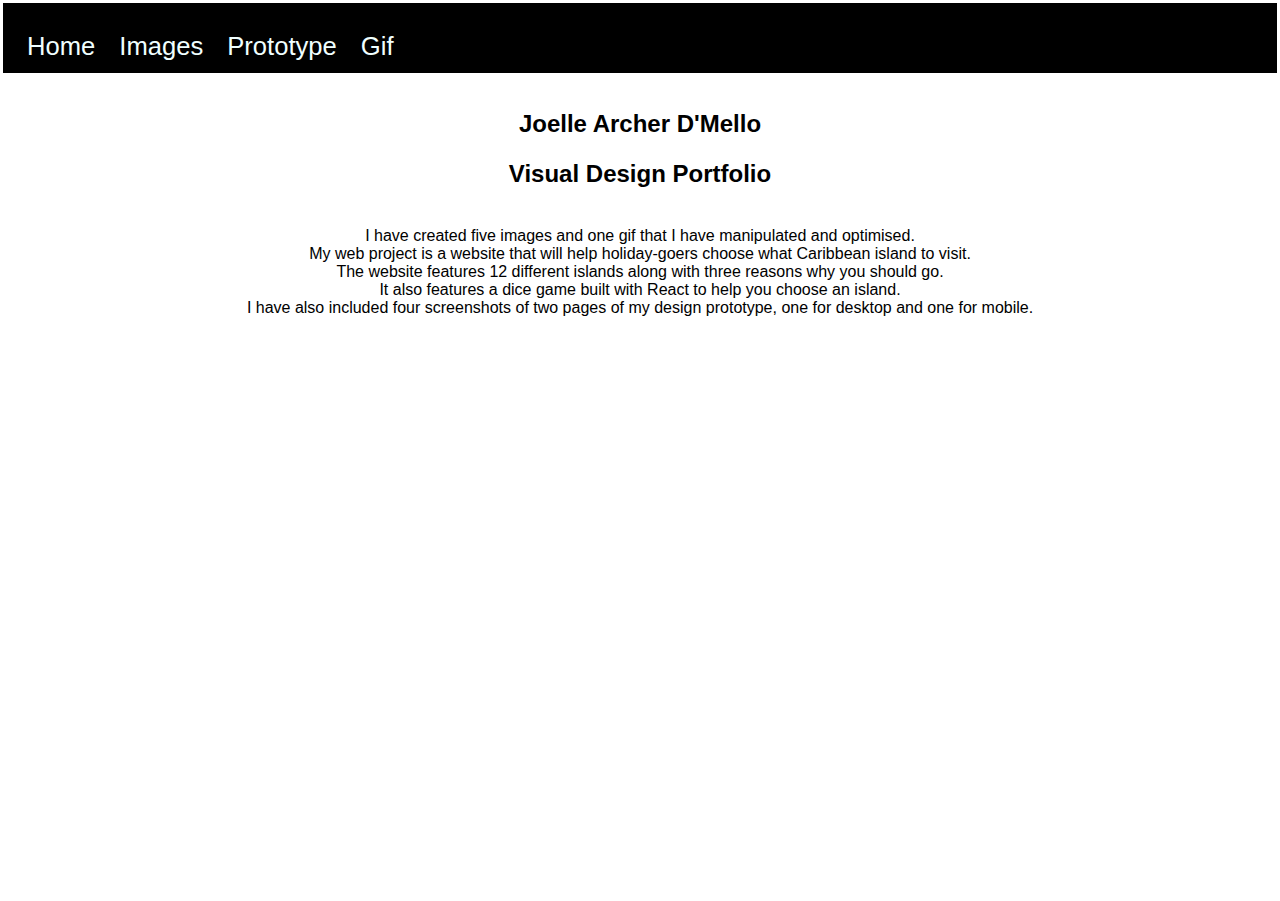
<file: index.html>
<!DOCTYPE html>
<html lang="en">
  <head>
    <meta charset="UTF-8" />
    <meta name="viewport" content="width=device-width, initial-scale=1.0" />
    <meta http-equiv="X-UA-Compatible" content="ie=edge" />
    <link rel="stylesheet" href="./css/styles.css" />

    <title>JAD Visual Design</title>
  </head>
  <body>
    <header>
      <nav class="main-nav">
        <ul>
          <li><a href="./index.html">Home</a></li>
          <li><a href="./images.html">Images</a></li>
          <li><a href="./prototype.html">Prototype</a></li>
          <li><a href="./gif.html">Gif</a></li>
        </ul>
      </nav>
    </header>
    <h2 class="main-title">Joelle Archer D'Mello</h2>
    <h2 class="main-title">Visual Design Portfolio</h2>

    <div class="image_text">
      <p>
        I have created five images and one gif that I have manipulated and
        optimised. <br />
        My web project is a website that will help holiday-goers choose what
        Caribbean island to visit. <br />
        The website features 12 different islands along with three reasons why
        you should go. <br />It also features a dice game built with React to
        help you choose an island. <br />
        I have also included four screenshots of two pages of my design
        prototype, one for desktop and one for mobile.
      </p>
    </div>
  </body>
</html>
</file>
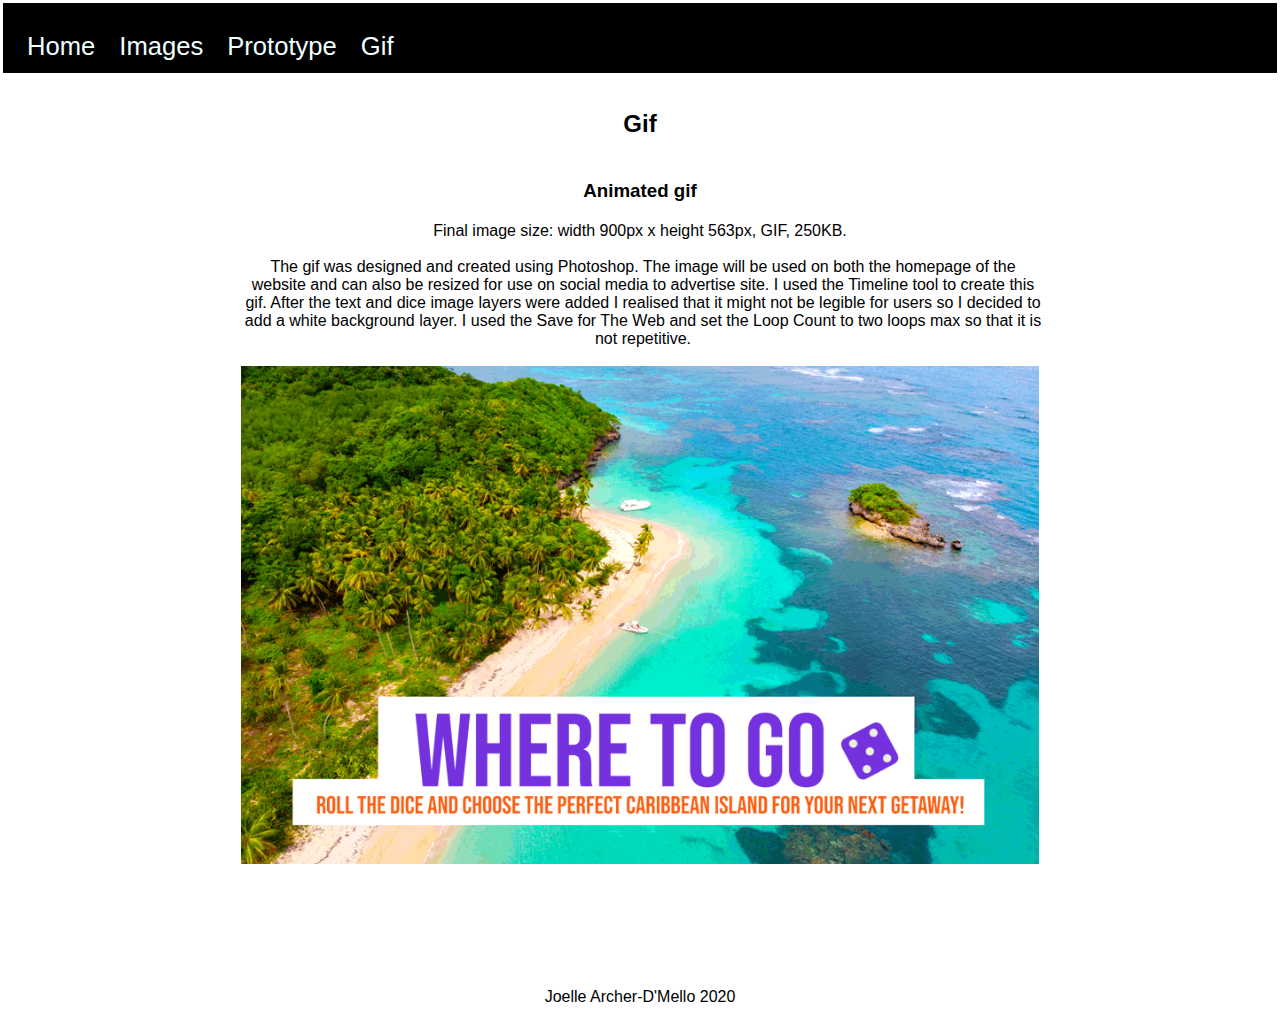
<file: gif.html>
<!DOCTYPE html>
<html lang="en">
  <head>
    <meta charset="UTF-8" />
    <meta name="viewport" content="width=device-width, initial-scale=1.0" />
    <meta http-equiv="X-UA-Compatible" content="ie=edge" />
    <link rel="stylesheet" href="./css/styles.css" />

    <title>JAD Gif</title>
  </head>
  <body>
    <header>
      <nav class="main-nav">
        <ul>
          <li><a href="./index.html">Home</a></li>
          <li><a href="./images.html">Images</a></li>
          <li><a href="./prototype.html">Prototype</a></li>
          <li><a href="./gif.html">Gif</a></li>
        </ul>
      </nav>
    </header>
    <h2 class="main-title">Gif</h2>

    <div class="gif-section">
      <h3 class="small_title">Animated gif</h3>
      <p>
        Final image size: width 900px x height 563px, GIF, 250KB.
      </p>

      <p class="gif-text">
        The gif was designed and created using Photoshop. The image will be used
        on both the homepage of the website and can also be resized for use on
        social media to advertise site. I used the Timeline tool to create this
        gif. After the text and dice image layers were added I realised that it
        might not be legible for users so I decided to add a white background
        layer. I used the Save for The Web and set the Loop Count to two loops
        max so that it is not repetitive.
      </p>
      <img
        class="image-gif"
        src="./images/home-image.gif"
        alt="dominican republic image with moving text and images overlaid"
      />
    </div>
    <footer>
      <p>Joelle Archer-D'Mello 2020</p>
    </footer>
  </body>
</html>
</file>
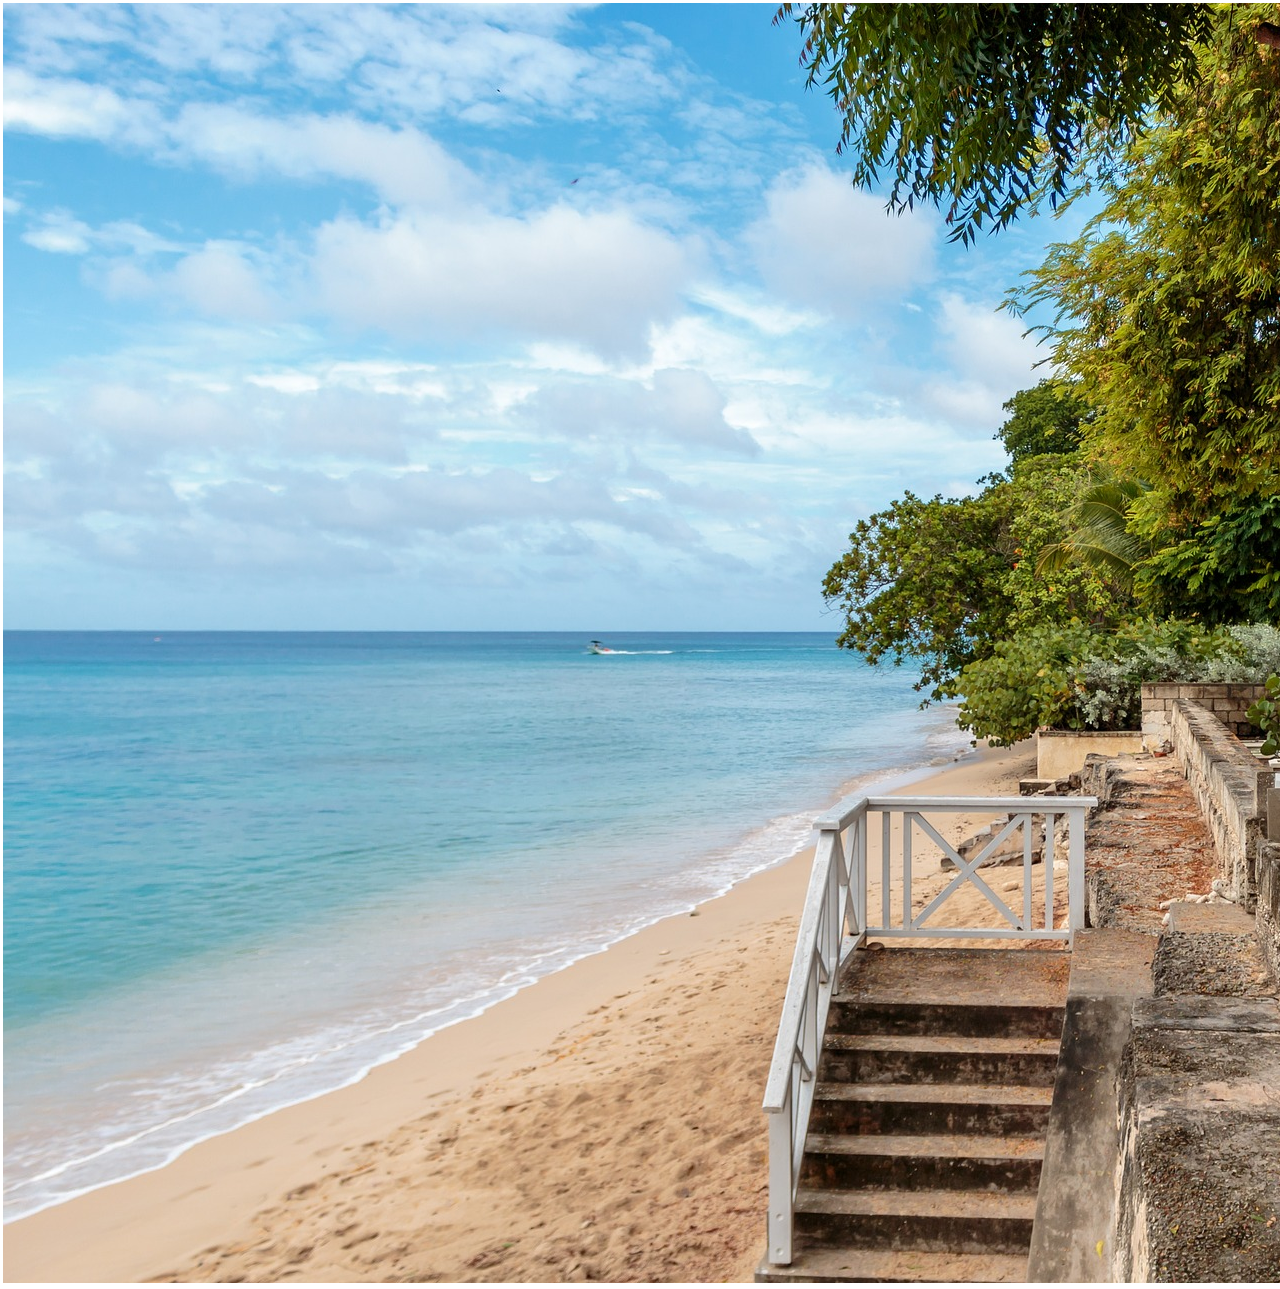
<file: original-image-2.html>
<!DOCTYPE html>
<html lang="en">
  <head>
    <meta charset="UTF-8" />
    <meta name="viewport" content="width=device-width, initial-scale=1.0" />
    <meta http-equiv="X-UA-Compatible" content="ie=edge" />
    <link rel="stylesheet" href="./css/styles.css" />

    <title>Original Image 2</title>
  </head>
  <body>
    <img src="./images/barbados_before.jpg" alt="barbadian beach" />
  </body>
</html>
</file>
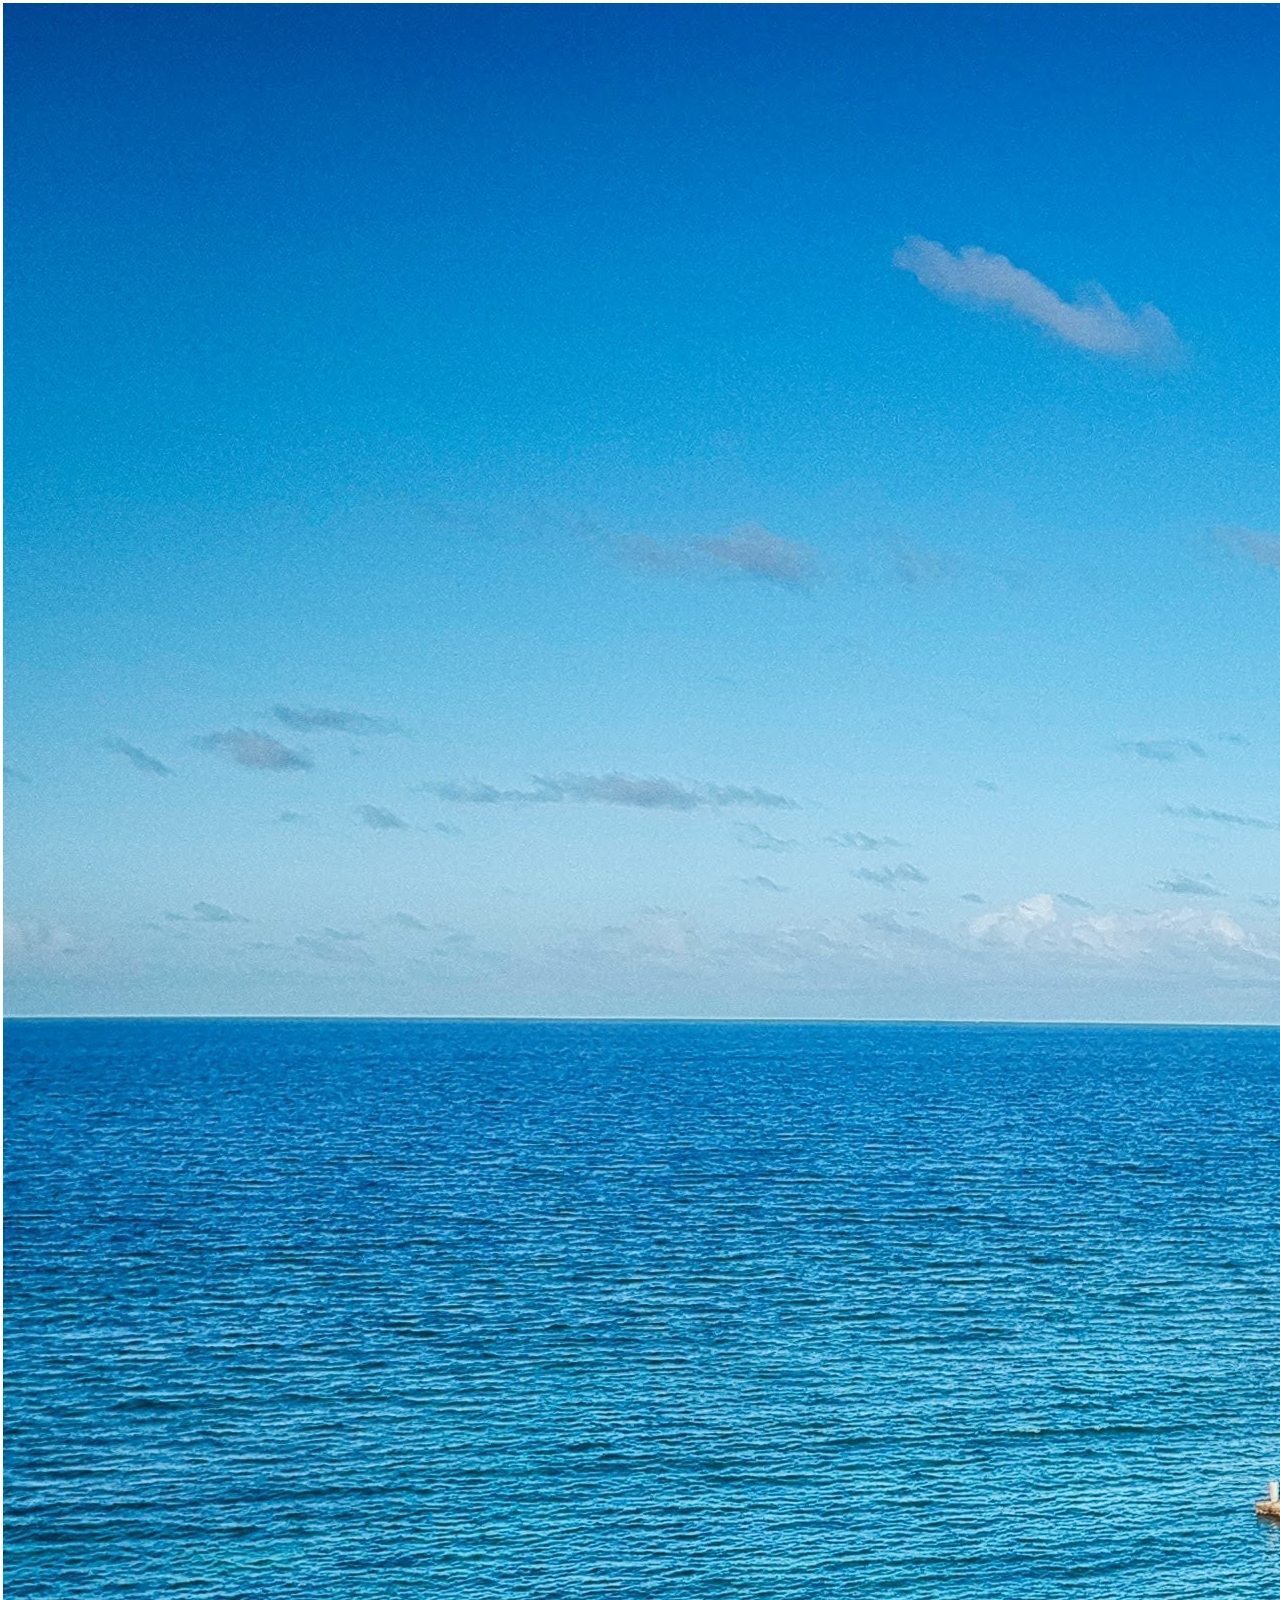
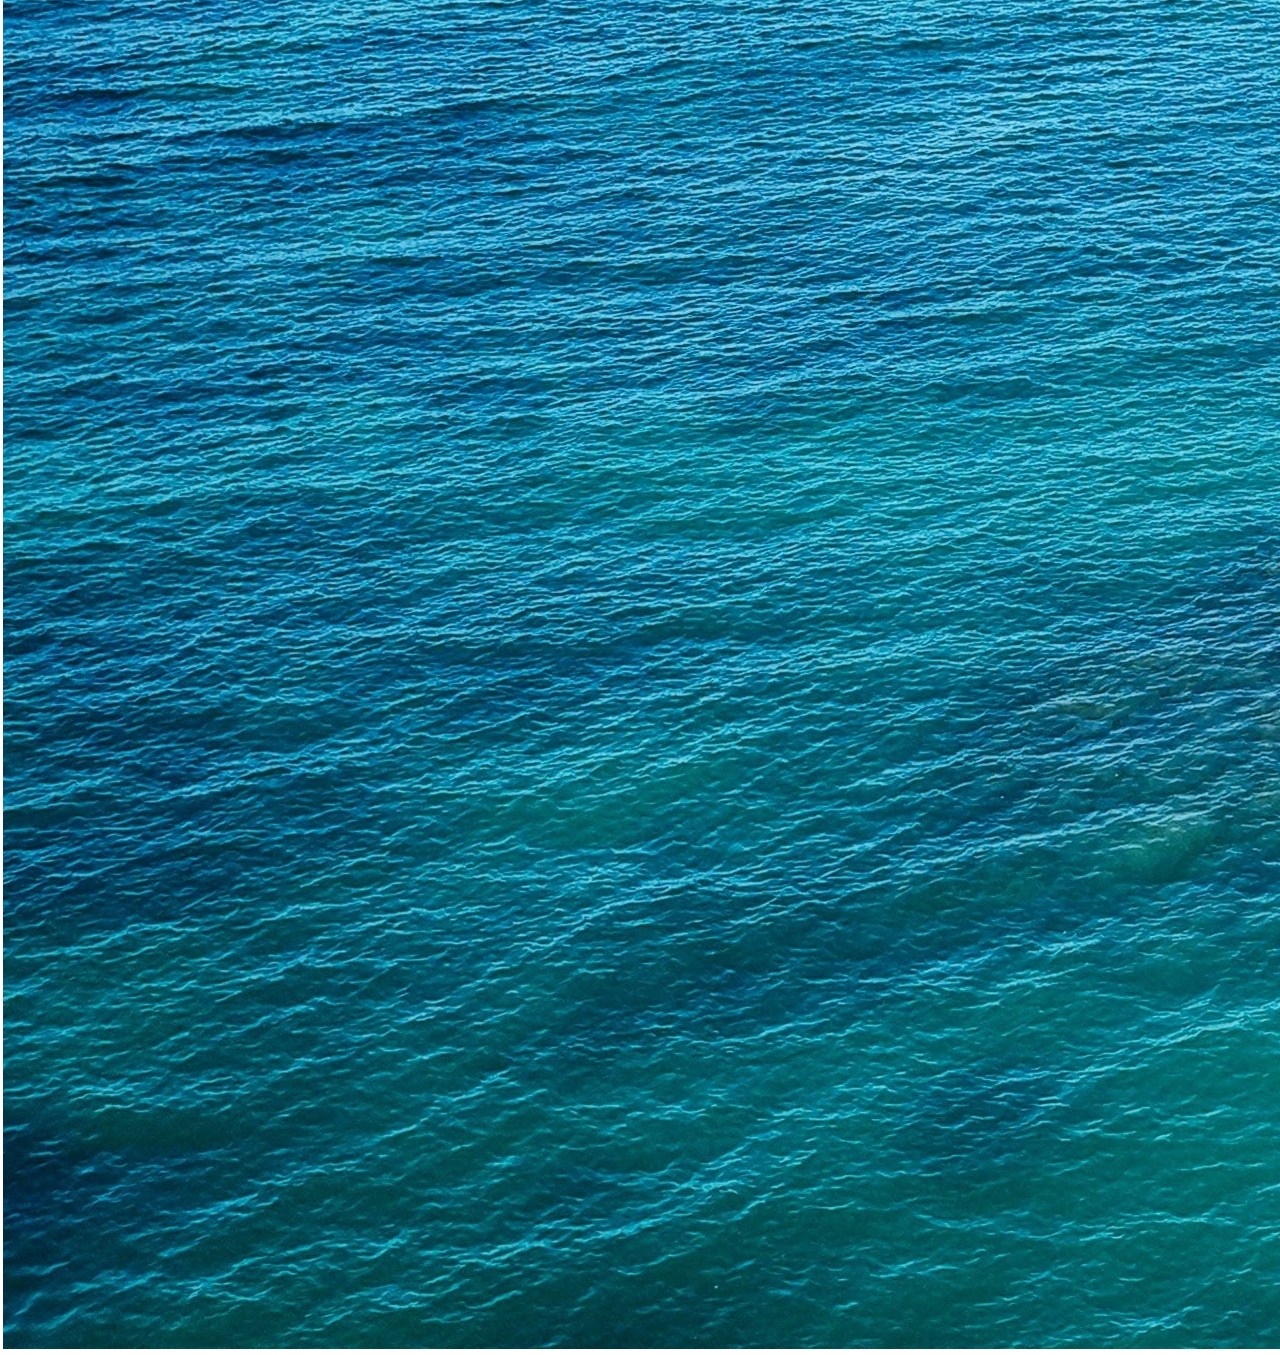
<file: original-image-3.html>
<!DOCTYPE html>
<html lang="en">
  <head>
    <meta charset="UTF-8" />
    <meta name="viewport" content="width=device-width, initial-scale=1.0" />
    <meta http-equiv="X-UA-Compatible" content="ie=edge" />
    <link rel="stylesheet" href="./css/styles.css" />

    <title>Original Image 1=3</title>
  </head>
  <body>
    <img src="./images/antigua_before.jpg" alt="antiguan beach" />
  </body>
</html>
</file>
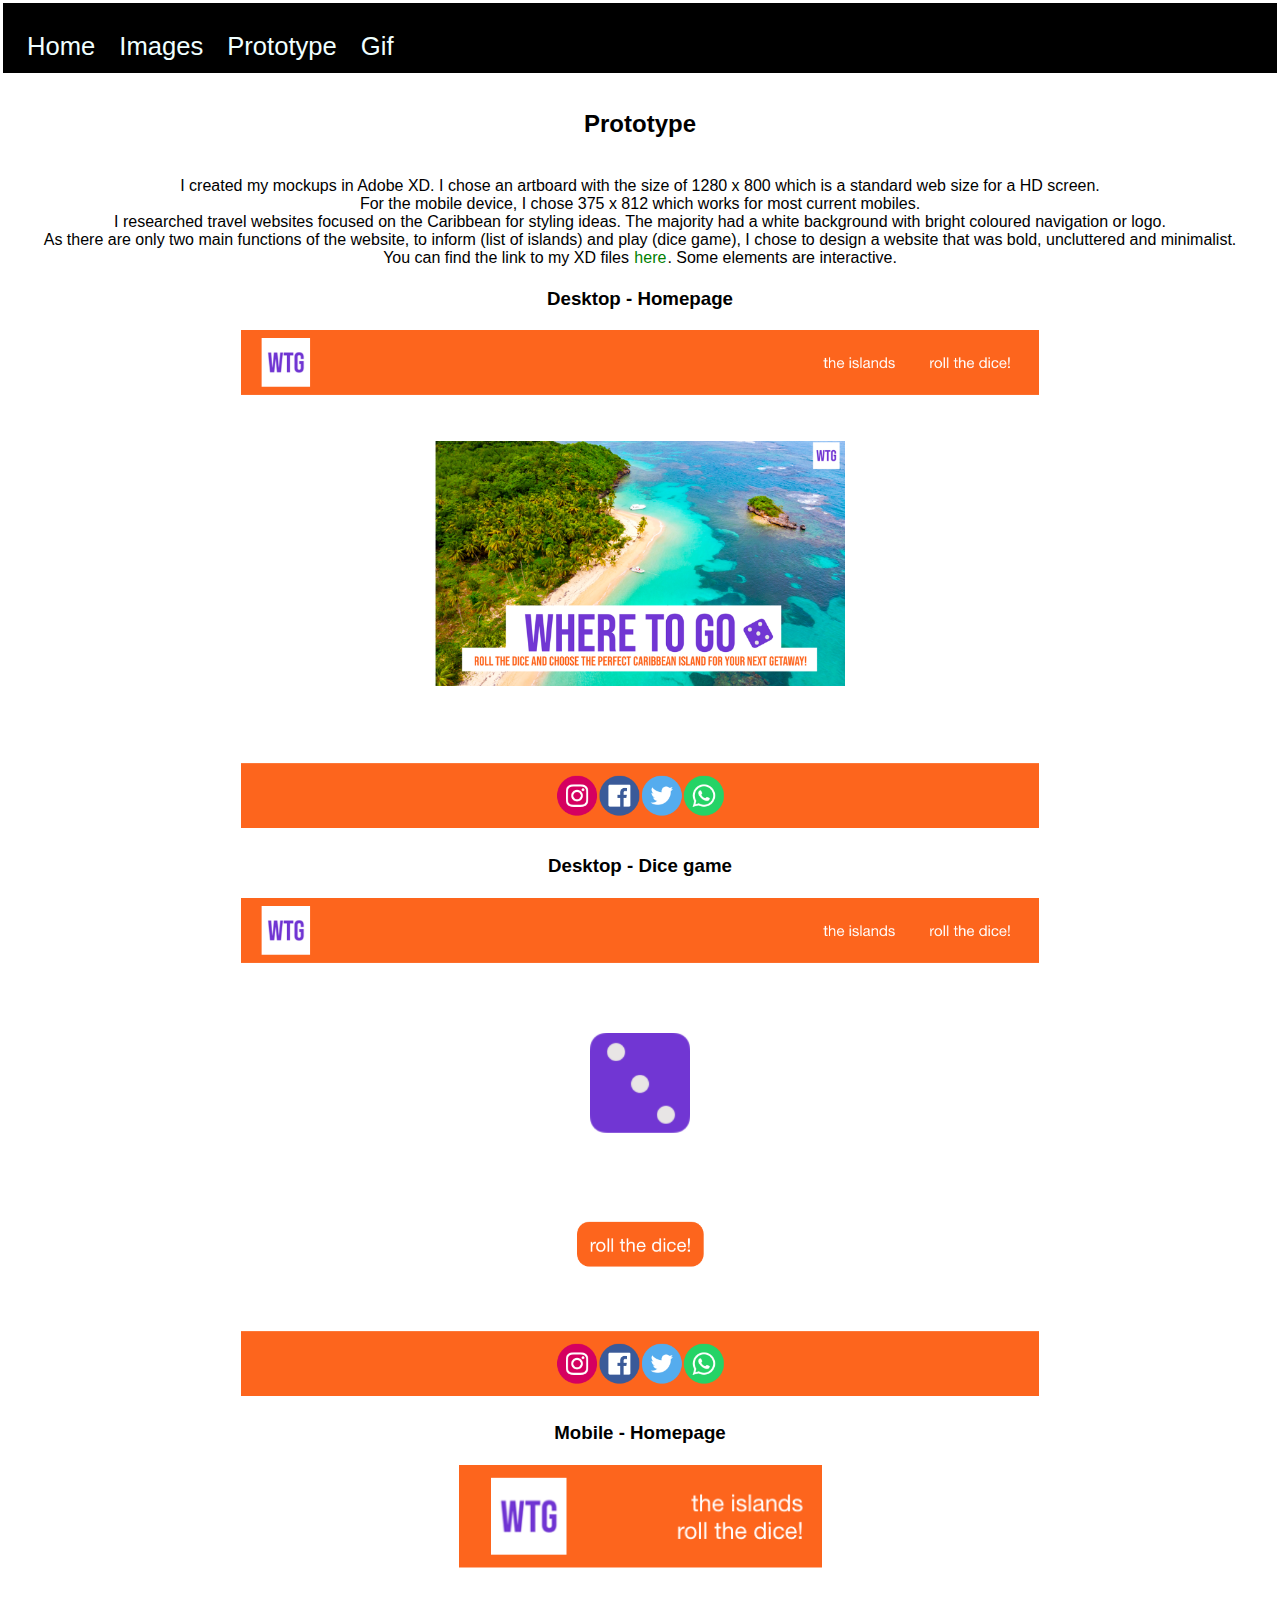
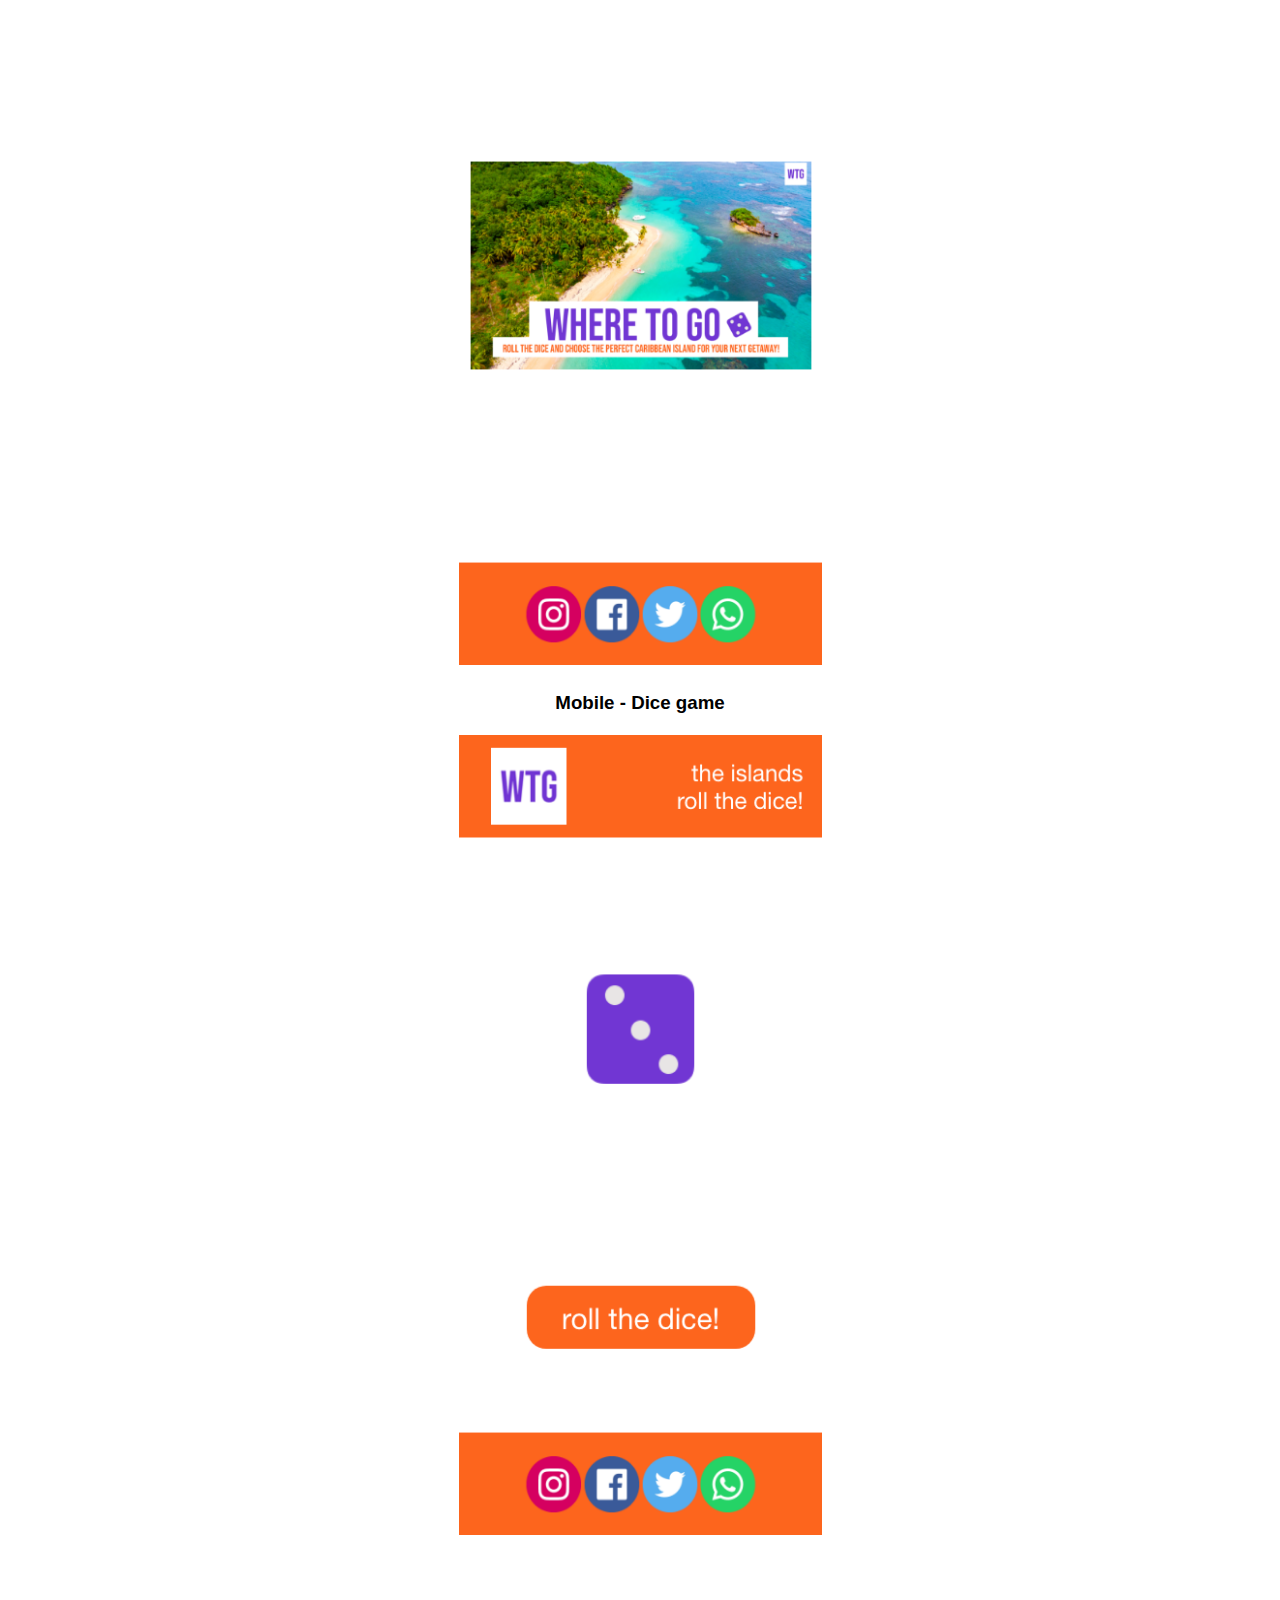
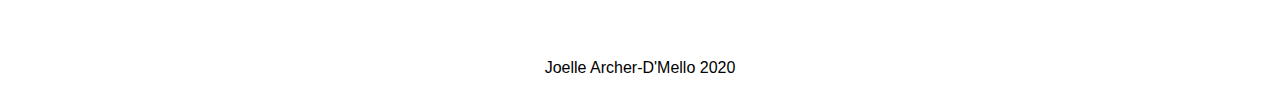
<file: prototype.html>
<!DOCTYPE html>
<html lang="en">
  <head>
    <meta charset="UTF-8" />
    <meta name="viewport" content="width=device-width, initial-scale=1.0" />
    <meta http-equiv="X-UA-Compatible" content="ie=edge" />
    <link rel="stylesheet" href="./css/styles.css" />

    <title>JAD Prototype</title>
  </head>
  <body>
    <header>
      <nav class="main-nav">
        <ul>
          <li><a href="./index.html">Home</a></li>
          <li><a href="./images.html">Images</a></li>
          <li><a href="./prototype.html">Prototype</a></li>
          <li><a href="./gif.html">Gif</a></li>
        </ul>
      </nav>
    </header>
    <h2 class="main-title">Prototype</h2>

    <div class="prototype_text">
      <p>
        I created my mockups in Adobe XD. I chose an artboard with the size of
        1280 x 800 which is a standard web size for a HD screen. <br />
        For the mobile device, I chose 375 x 812 which works for most current
        mobiles.
        <br />
        I researched travel websites focused on the Caribbean for styling ideas.
        The majority had a white background with bright coloured navigation or
        logo. <br />
        As there are only two main functions of the website, to inform (list of
        islands) and play (dice game), I chose to design a website that was
        bold, uncluttered and minimalist. <br />
        You can find the link to my XD files
        <a
          class="source-link"
          href="https://xd.adobe.com/view/5b57e950-89d0-4a87-860e-3a2c1e8be26f-0e04/?fullscreen"
          >here</a
        >. Some elements are interactive.
      </p>
      <h3 class="small_title">Desktop - Homepage</h3>
      <img
        class="prototype-image-web"
        src="./images/Web 1280 – 1.png"
        alt="prototype desktop image"
      />
    </div>

    <div class="prototype_text">
      <h3 class="small_title">Desktop - Dice game</h3>
      <img
        class="prototype-image-web"
        src="./images/Web 1280 – 2.png"
        alt="prototype desktop image"
      />
    </div>

    <div class="prototype_text">
      <h3 class="small_title">Mobile - Homepage</h3>

      <img
        class="prototype-image-mobile"
        src="./images/iPhone X-XS-11 Pro – 1.png"
        alt="prototype mobile image"
      />
    </div>
    <div class="prototype_text">
      <h3 class="small_title">Mobile - Dice game</h3>

      <img
        class="prototype-image-mobile"
        src="./images/iPhone X-XS-11 Pro – 2.png"
        alt="prototype mobile image"
      />
    </div>
    <footer>
      <p>Joelle Archer-D'Mello 2020</p>
    </footer>
  </body>
</html>
</file>
<file: css/styles.css>
* {
  padding: 1px;
  box-sizing: border-box;
  font-family: Helvetica, Arial, sans-serif;
}

html {
  height: 100%;
}
body {
  background-color: white;
  margin: 0;
  min-height: 100vh;
}

.main-nav {
  background-color: black;
  font-size: 1.6rem;
  margin-bottom: 15px;
  height: 70px;
  list-style: none;
}
.main-nav li {
  display: block;
  float: left;
  margin-left: 20px;
}

a {
  color: azure;
  text-decoration: none;
}
.source-link {
  color: green;
}

.main-nav li a:hover {
  color: grey;
}

.main-title {
  text-align: center;
}
.image1 {
  width: 800px;
  height: 500px;
  margin-bottom: 50px;
}

.orig-img-1,
.orig-img-2,
.orig-img-3 {
  color: green;
}

.image2 {
  width: 500px;
  height: 375px;
}

.image6 {
  width: 175px;
  height: 43px;
}

.image-logo {
  width: 80px;
  height: 80px;
}

.image-gif {
  width: 800px;
  height: 500px;
}
.prototype-image-web {
  width: 800px;
  height: 500px;
}

.prototype-image-mobile {
  width: 365px;
  height: 802px;
}

footer {
  text-align: center;
  margin-top: 100px;
}
.prototype_text {
  text-align: center;
}

.image_text {
  text-align: center;
  margin-bottom: 5px;
}

.image_section {
  text-align: center;
  margin-bottom: 75px;
}

.gif-section {
  text-align: center;
  margin-bottom: 5px;
}

.gif-text {
  min-width: 50em;
  max-width: 15em;
  margin-left: 240px;
}
</file>
